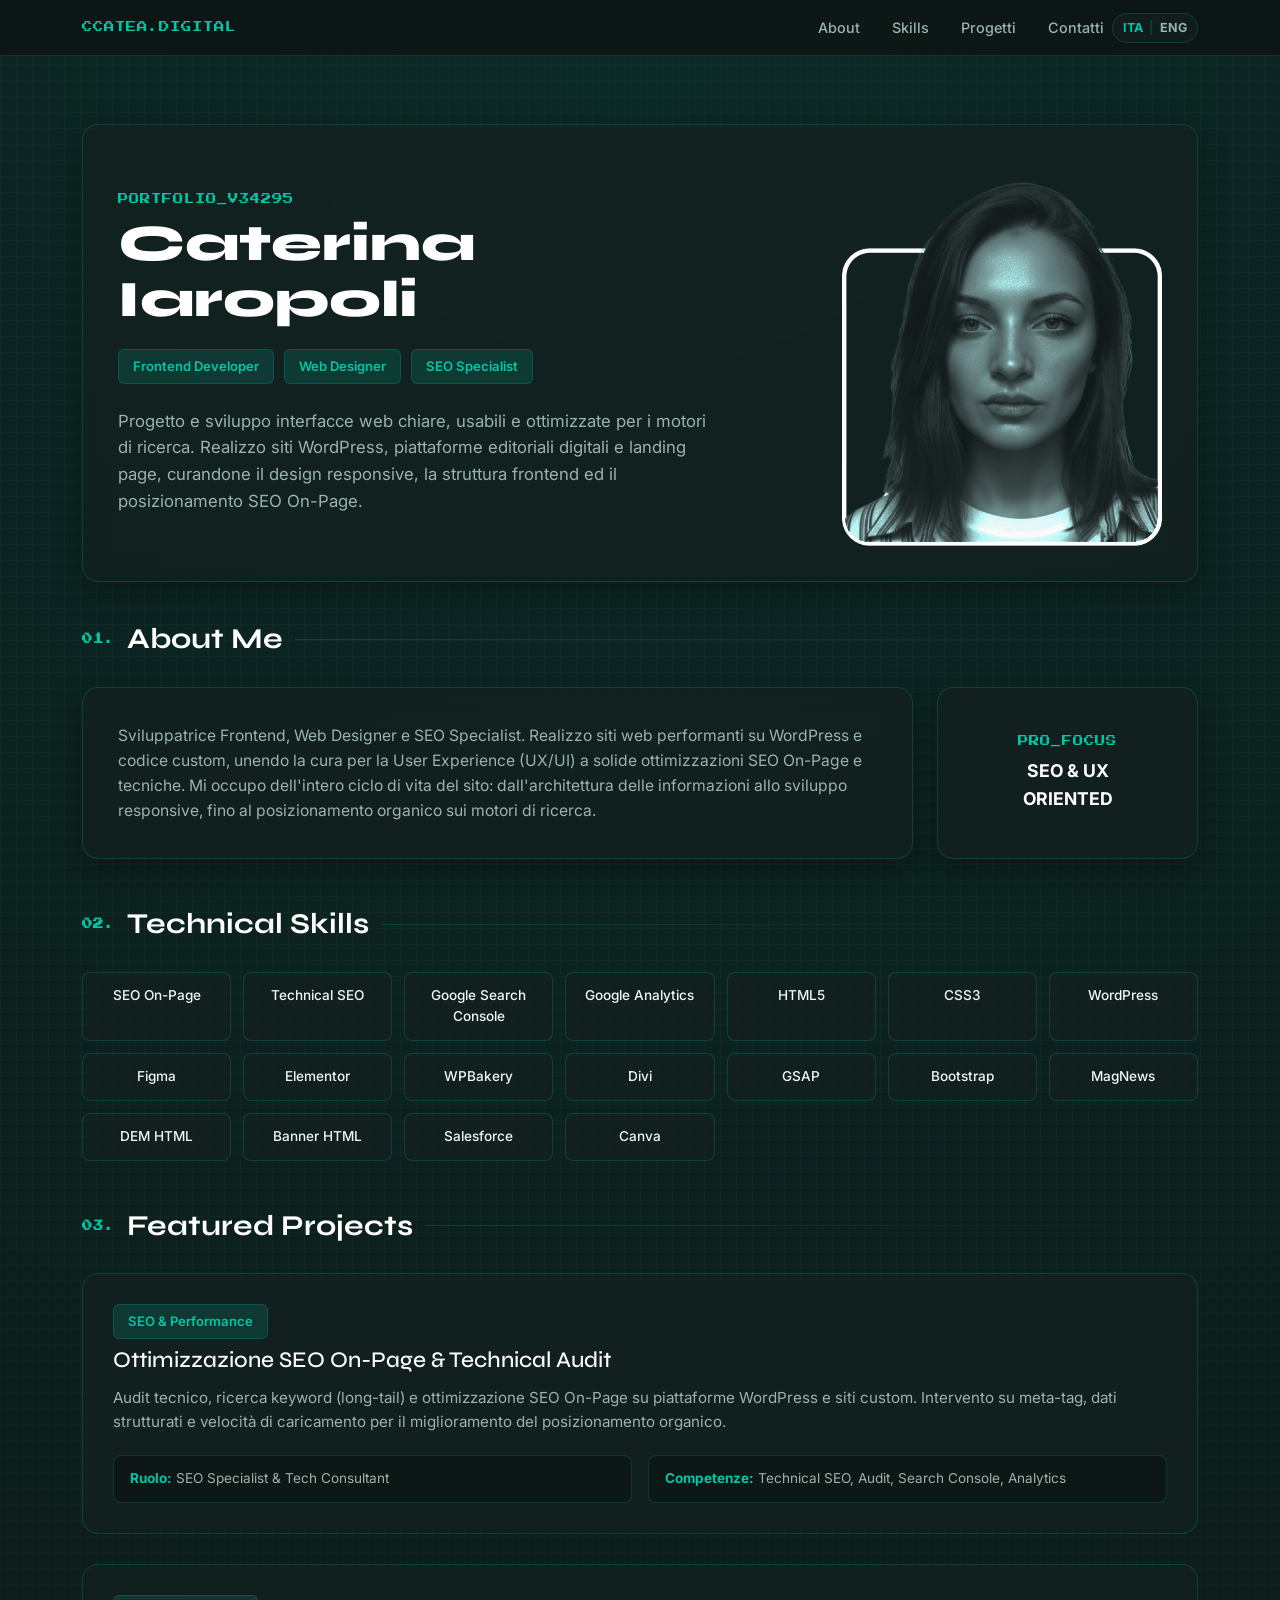
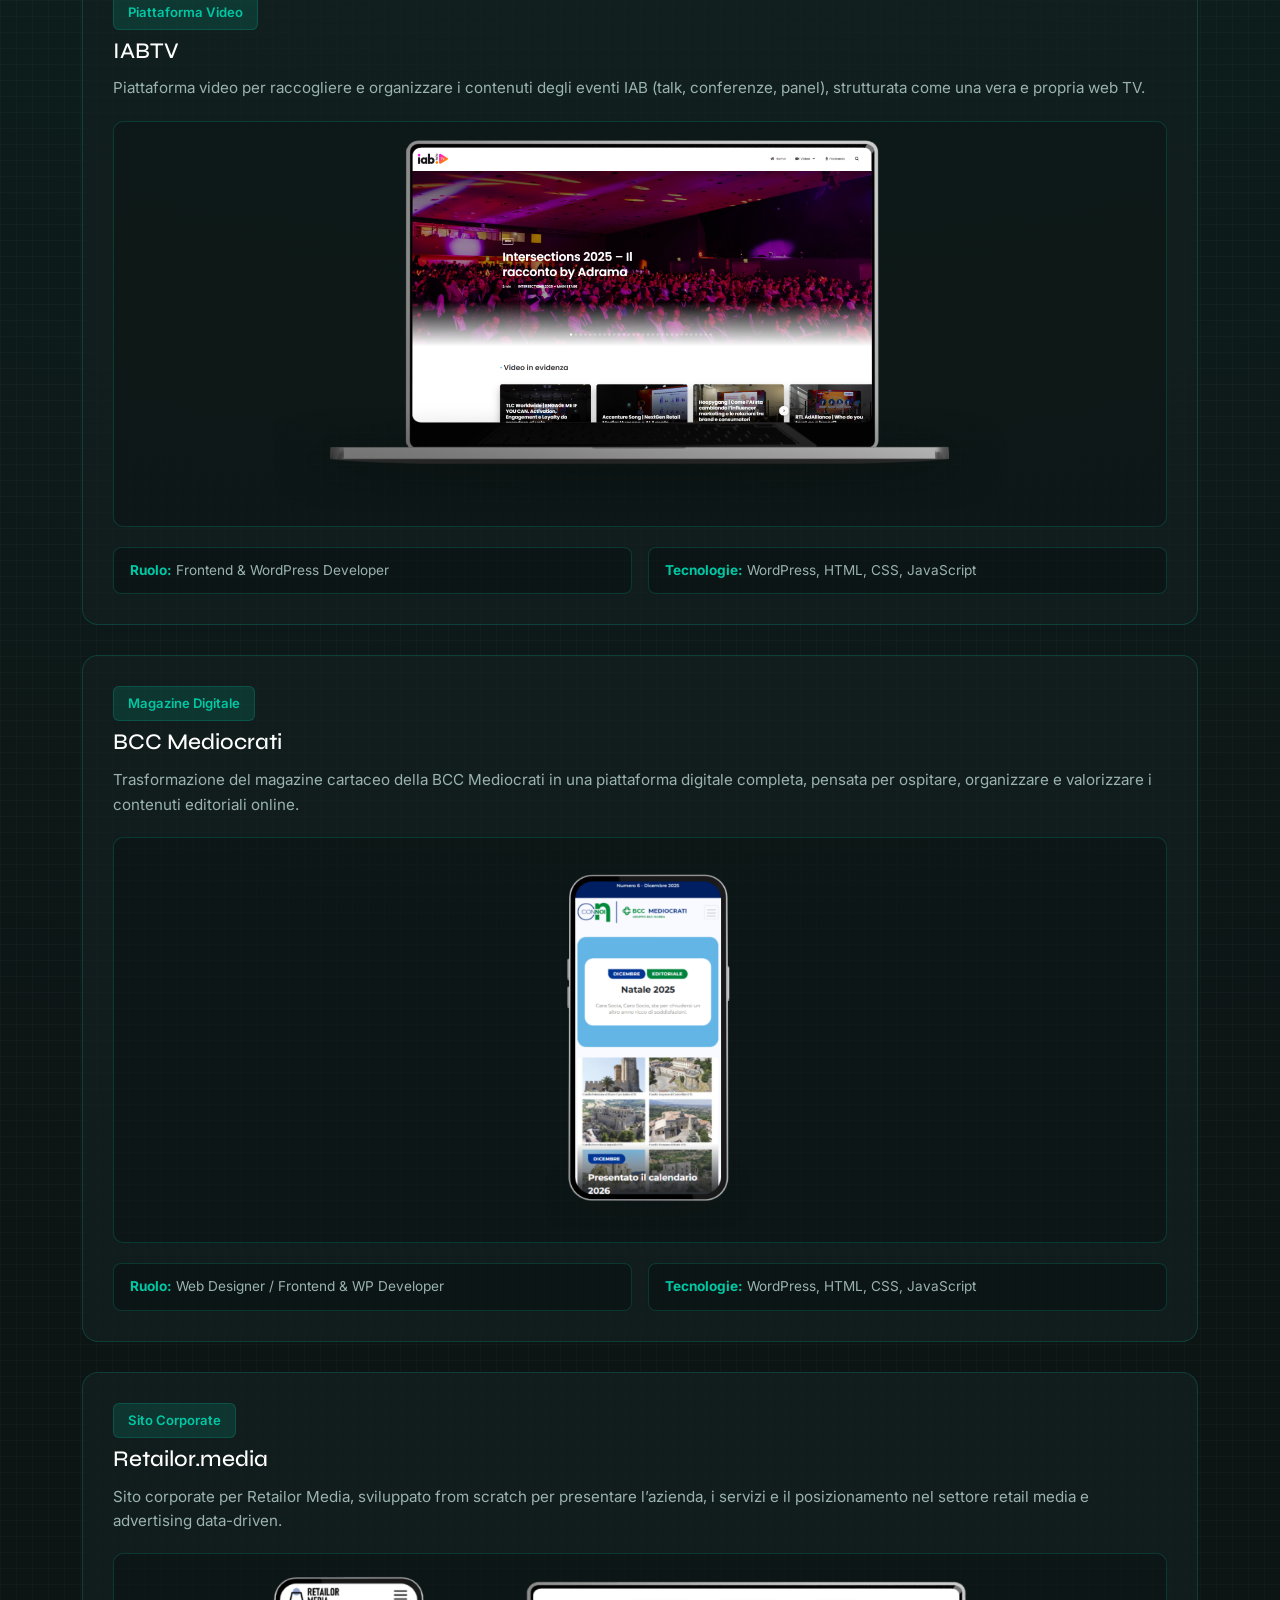
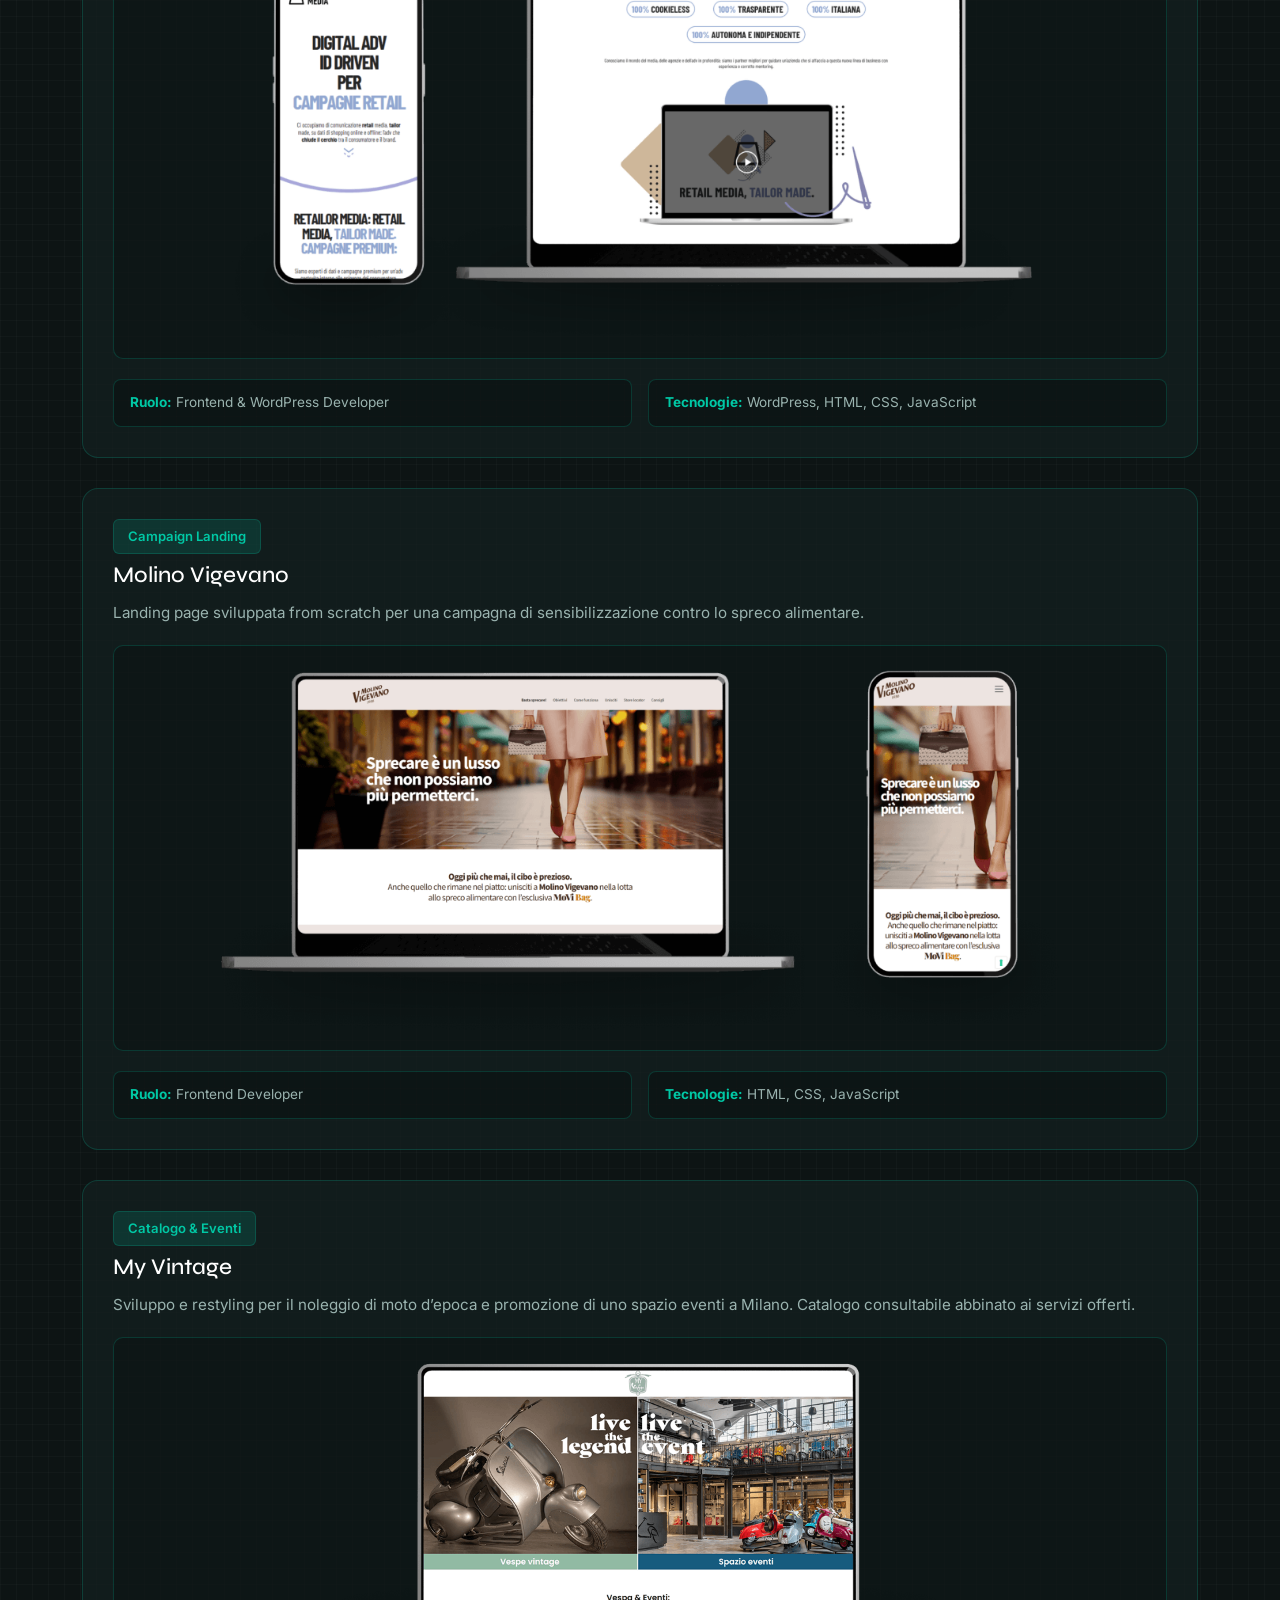
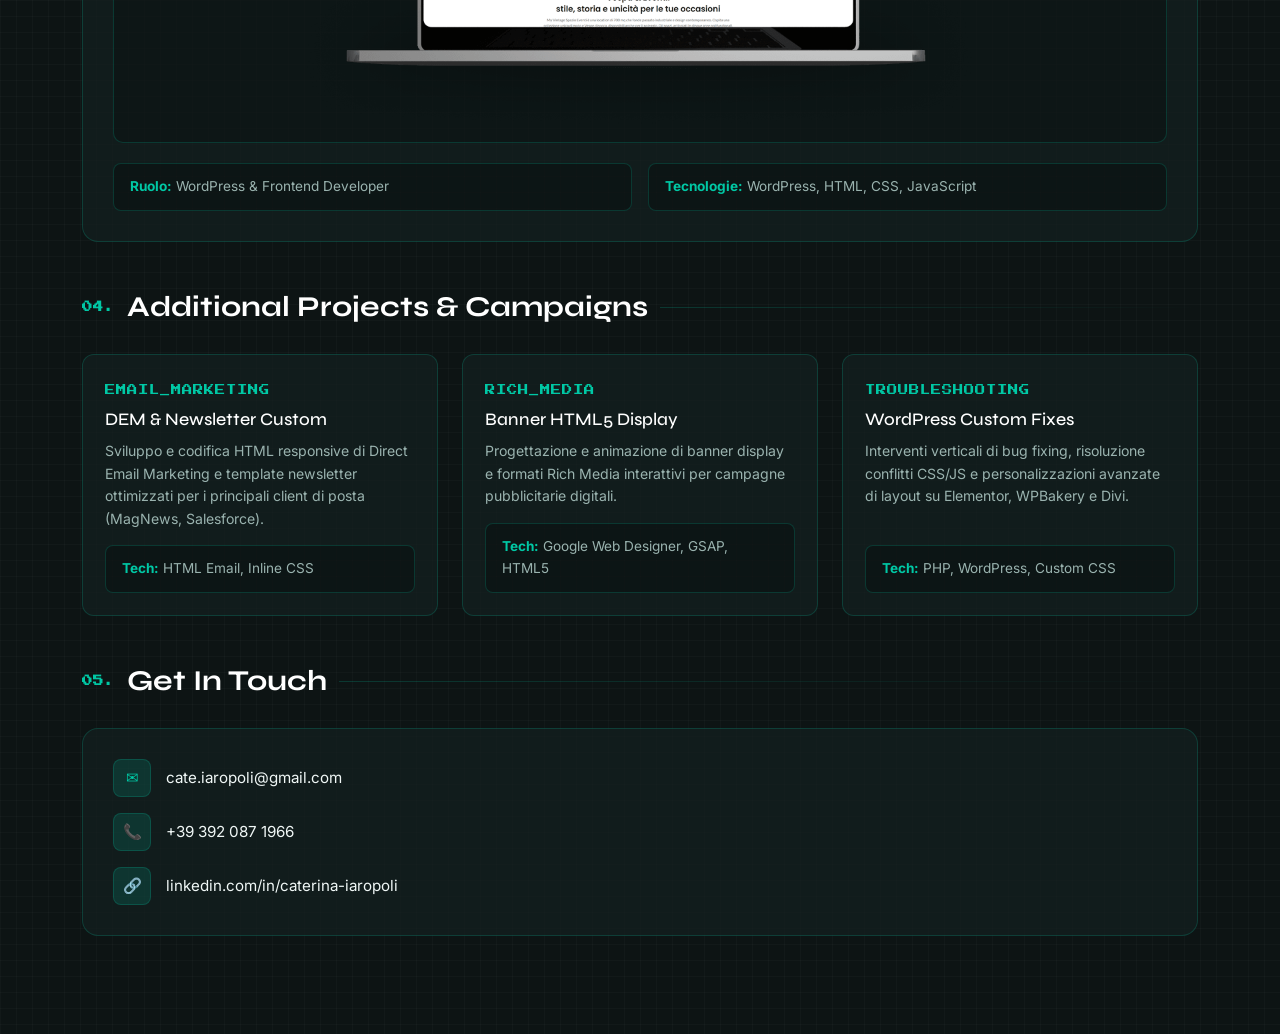
<file: index.html>
<!DOCTYPE html>
<html lang="it">
<head>
  <meta charset="UTF-8">
  <meta name="viewport" content="width=device-width, initial-scale=1.0">
  <title>Portfolio - Caterina Iaropoli</title>

  <!-- SEO di Base -->
  <title>Caterina Iaropoli | Frontend Developer, Web Designer & SEO Specialist</title>
  <meta name="description" content="Portfolio di Caterina Iaropoli: Frontend Developer, Web Designer e SEO Specialist. Sviluppo siti WordPress, interfacce responsive e strategie di ottimizzazione SEO On-Page.">
  <meta name="keywords" content="Caterina Iaropoli, Frontend Developer, Web Designer, SEO Specialist, WordPress, HTML, CSS, Elementor">
  <meta name="author" content="Caterina Iaropoli">
  <meta name="robots" content="index, follow">
  <link rel="canonical" href="https://caterinaj.github.io/caterina-iaropoli" />

  <!-- Favicon -->
  <link rel="icon" type="image/x-icon" href="img/favicon.ico">
  <link rel="icon" type="image/png" sizes="32x32" href="img/favicon.png">

  <!-- Hreflang (Multilingua) -->
  <link rel="alternate" hreflang="it" href="https://caterinaj.github.io/caterina-iaropoli" />
  <link rel="alternate" hreflang="en" href="https://caterinaj.github.io/caterina-iaropoli/en/" />
  <link rel="alternate" hreflang="x-default" href="https://caterinaj.github.io/caterina-iaropoli" />

  <!-- Open Graph / Facebook / LinkedIn -->
  <meta property="og:type" content="website">
  <meta property="og:url" content="https://caterinaj.github.io/caterina-iaropoli">
  <meta property="og:title" content="Caterina Iaropoli | Frontend Developer & SEO Specialist">
  <meta property="og:description" content="Sviluppo interfacce web chiare, usabili e ottimizzate per i motori di ricerca. Scopri i miei progetti e le mie competenze.">
  <meta property="og:image" content="https://caterinaj.github.io/caterina-iaropoli/img/og-image.jpg">
  <meta property="og:locale" content="it_IT">

  <!-- Twitter Card -->
  <meta name="twitter:card" content="summary_large_image">
  <meta name="twitter:url" content="https://caterinaj.github.io/caterina-iaropoli">
  <meta name="twitter:title" content="Caterina Iaropoli | Frontend Developer & SEO Specialist">
  <meta name="twitter:description" content="Sviluppo interfacce web chiare, usabili e ottimizzate per i motori di ricerca. Scopri i miei progetti e le mie competenze.">
  <meta name="twitter:image" content="https://caterinaj.github.io/caterina-iaropoli/img/og-image.jpg">
  
  <!-- Bootstrap 5 CSS -->
  <link href="https://cdn.jsdelivr.net/npm/bootstrap@5.3.3/dist/css/bootstrap.min.css" rel="stylesheet">
  
  <!-- Google Fonts -->
  <link rel="preconnect" href="https://fonts.googleapis.com">
  <link rel="preconnect" href="https://fonts.gstatic.com" crossorigin>
  <link href="https://fonts.googleapis.com/css2?family=Inter:wght@300;400;500;600;700&family=Press+Start+2P&family=Syne:wght@700;800&display=swap" rel="stylesheet">

  <style>
    :root {
      --bg-dark: #0d1414;
      --card-bg: rgba(20, 32, 32, 0.7);
      --border-subtle: rgba(0, 200, 165, 0.2);
      --teal-accent: #00c8a5;
      --teal-glow: rgba(0, 200, 165, 0.15);
      --text-main: #f0f7f6;
      --text-muted: #9ab3af;
    }

    * {
      box-sizing: border-box;
      margin: 0;
      padding: 0;
    }

    html {
      scroll-behavior: smooth;
      scroll-padding-top: 80px;
    }

    body {
      font-family: 'Inter', sans-serif;
      color: var(--text-main);
      background-color: var(--bg-dark);
      background-image: 
        radial-gradient(circle at 50% 0%, rgba(0, 200, 165, 0.12) 0%, transparent 50%),
        linear-gradient(rgba(255, 255, 255, 0.02) 1px, transparent 1px),
        linear-gradient(90deg, rgba(255, 255, 255, 0.02) 1px, transparent 1px);
      background-size: 100% 100%, 16px 16px, 16px 16px;
      line-height: 1.6;
      padding-top: 100px;
      padding-bottom: 50px;
    }

    /* NAVBAR STICKY */
    .custom-navbar {
      background: rgba(13, 20, 20, 0.85);
      backdrop-filter: blur(12px);
      border-bottom: 1px solid var(--border-subtle);
    }

    .nav-link {
      color: var(--text-muted);
      font-size: 0.9rem;
      font-weight: 500;
      transition: color 0.2s ease;
    }

    .nav-link:hover, .nav-link:focus {
      color: var(--teal-accent);
    }

    /* LANG SWITCHER */
    .lang-switcher {
      display: flex;
      align-items: center;
      gap: 6px;
      background: var(--card-bg);
      border: 1px solid var(--border-subtle);
      border-radius: 20px;
      padding: 4px 10px;
      font-size: 0.78rem;
      font-weight: 700;
    }

    .lang-switcher a {
      text-decoration: none;
      color: var(--text-muted);
      transition: color 0.2s ease;
    }

    .lang-switcher a.active {
      color: var(--teal-accent);
    }

    .lang-switcher a:hover {
      color: #ffffff;
    }

    .lang-separator {
      color: var(--border-subtle);
    }

    /* TYPOGRAPHY */
    h1, h2, h3 {
      font-family: 'Syne', sans-serif;
    }

    .pixel-tag {
      font-family: 'Press Start 2P', monospace;
      font-size: 0.65rem;
      color: var(--teal-accent);
      letter-spacing: 1px;
    }

    .title-main {
      font-size: 3.2rem;
      font-weight: 800;
      line-height: 1.1;
      color: #ffffff;
      margin-bottom: 20px;
    }

    .section-title {
      font-size: 1.8rem;
      font-weight: 700;
      color: #ffffff;
      margin-bottom: 30px;
      display: flex;
      align-items: center;
      gap: 12px;
    }

    .section-title::after {
      content: '';
      flex-grow: 1;
      height: 1px;
      background: linear-gradient(90deg, var(--border-subtle), transparent);
    }

    /* BADGES */
    .pill-btn {
      display: inline-block;
      background: var(--teal-glow);
      border: 1px solid var(--border-subtle);
      color: var(--teal-accent);
      padding: 6px 14px;
      border-radius: 6px;
      font-size: 0.82rem;
      font-weight: 600;
      margin-bottom: 8px;
      margin-right: 6px;
    }

    /* CARDS GENERALI */
    .custom-card {
      background: var(--card-bg);
      backdrop-filter: blur(12px);
      border: 1px solid var(--border-subtle);
      border-radius: 16px;
      padding: 35px;
      margin-bottom: 40px;
      box-shadow: 0 10px 30px rgba(0, 0, 0, 0.3);
    }

    /* IMMAGINE PROFILO */
    .profile-img {
      max-width: 320px;
      width: 100%;
      height: auto;
      border-radius: 12px;
      border: none;
      box-shadow: none;
      mix-blend-mode: color-dodge;
    }

    /* SKILLS GRID */
    .skills-grid {
      display: grid;
      grid-template-columns: repeat(auto-fill, minmax(140px, 1fr));
      gap: 12px;
    }

    .skill-card {
      background: var(--card-bg);
      border: 1px solid var(--border-subtle);
      border-radius: 8px;
      padding: 12px;
      text-align: center;
      font-size: 0.85rem;
      font-weight: 500;
      color: var(--text-main);
      transition: all 0.2s ease;
    }

    .skill-card:hover {
      border-color: var(--teal-accent);
      background: var(--teal-glow);
      transform: translateY(-2px);
    }

    /* MAIN WORKS */
    .work-item {
      background: var(--card-bg);
      border: 1px solid var(--border-subtle);
      border-radius: 16px;
      padding: 30px;
      margin-bottom: 30px;
      transition: border-color 0.3s ease;
    }

    .work-item:hover {
      border-color: rgba(0, 200, 165, 0.5);
    }

    .work-item h3 {
      font-size: 1.4rem;
      color: #ffffff;
      margin-bottom: 12px;
    }

    .work-item .description {
      color: var(--text-muted);
      font-size: 0.95rem;
      margin-bottom: 20px;
    }

    .img-container {
      width: 100%;
      background: rgba(0, 0, 0, 0.2);
      border: 1px solid var(--border-subtle);
      border-radius: 10px;
      padding: 12px;
      display: flex;
      justify-content: center;
      align-items: center;
      margin-bottom: 20px;
    }

    .preview-img {
      max-width: 100%;
      height: auto;
      max-height: 380px;
      object-fit: contain;
      border-radius: 6px;
    }

    .label-detail {
      background: rgba(0, 0, 0, 0.25);
      border: 1px solid var(--border-subtle);
      border-radius: 8px;
      padding: 12px 16px;
      font-size: 0.85rem;
      color: var(--text-muted);
    }

    .label-detail b {
      color: var(--teal-accent);
    }

    /* TEXT ONLY WORKS */
    .text-work-card {
      background: var(--card-bg);
      border: 1px solid var(--border-subtle);
      border-radius: 12px;
      padding: 22px;
      height: 100%;
      display: flex;
      flex-direction: column;
      justify-content: space-between;
      transition: transform 0.2s ease;
    }

    .text-work-card:hover {
      transform: translateY(-3px);
      border-color: var(--teal-accent);
    }

    .text-work-card h4 {
      font-size: 1.1rem;
      color: #ffffff;
      margin-top: 6px;
      margin-bottom: 10px;
      font-family: 'Syne', sans-serif;
    }

    .text-work-card p {
      font-size: 0.88rem;
      color: var(--text-muted);
      margin-bottom: 15px;
      flex-grow: 1;
    }

    /* CONTACTS */
    .contacts-card {
      background: var(--card-bg);
      border: 1px solid var(--border-subtle);
      border-radius: 16px;
      padding: 30px;
    }

    .contacts-list {
      list-style: none;
      padding: 0;
      margin: 0;
      display: flex;
      flex-direction: column;
      gap: 16px;
    }

    .contacts-list li {
      display: flex;
      align-items: center;
      gap: 15px;
      font-size: 0.95rem;
    }

    .contacts-list a {
      color: var(--text-main);
      text-decoration: none;
      transition: color 0.2s ease;
    }

    .contacts-list a:hover {
      color: var(--teal-accent);
    }

    .icon-box {
      width: 38px;
      height: 38px;
      border-radius: 8px;
      background: var(--teal-glow);
      border: 1px solid var(--border-subtle);
      display: flex;
      align-items: center;
      justify-content: center;
      color: var(--teal-accent);
    }

    @media (max-width: 991px) {
      .title-main {
        font-size: 2.5rem;
      }
      .profile-img {
        max-width: 250px;
        margin-top: 15px;
      }
    }
  </style>
</head>
<body>

  <!-- NAVBAR STICKY -->
  <nav class="navbar navbar-expand-lg navbar-dark fixed-top custom-navbar">
    <div class="container">
      <a class="navbar-brand pixel-tag" href="/">CCATEA.DIGITAL</a>
      
      <div class="d-flex align-items-center gap-3 order-lg-3">
        <div class="lang-switcher">
          <a href="https://caterinaj.github.io/caterina-iaropoli" class="active">ITA</a>
          <span class="lang-separator">|</span>
          <a href="https://caterinaj.github.io/caterina-iaropoli/en/">ENG</a>
        </div>

        <button class="navbar-toggler" type="button" data-bs-toggle="collapse" data-bs-target="#navbarNav" aria-controls="navbarNav" aria-expanded="false" aria-label="Toggle navigation">
          <span class="navbar-toggler-icon"></span>
        </button>
      </div>

      <div class="collapse navbar-collapse justify-content-end order-lg-2" id="navbarNav">
        <ul class="navbar-nav gap-lg-3 my-2 my-lg-0 text-center">
          <li class="nav-item">
            <a class="nav-link" href="#about">About</a>
          </li>
          <li class="nav-item">
            <a class="nav-link" href="#skills">Skills</a>
          </li>
          <li class="nav-item">
            <a class="nav-link" href="#projects">Progetti</a>
          </li>
          <li class="nav-item">
            <a class="nav-link" href="#contacts">Contatti</a>
          </li>
        </ul>
      </div>
    </div>
  </nav>

  <div class="container my-4">

    <!-- HERO SECTION -->
    <section class="custom-card">
      <div class="row align-items-center g-4">
        <div class="col-lg-7 text-start">
          <div class="pixel-tag mb-2">PORTFOLIO_V34295</div>
          <h1 class="title-main">Caterina<br>Iaropoli</h1>
          <div class="mb-3">
            <span class="pill-btn">Frontend Developer</span>
            <span class="pill-btn">Web Designer</span>
            <span class="pill-btn">SEO Specialist</span>
          </div>
          <p class="mt-3 m-0" style="color: var(--text-muted); font-size: 1.05rem;">
            Progetto e sviluppo interfacce web chiare, usabili e ottimizzate per i motori di ricerca. Realizzo siti WordPress, piattaforme editoriali digitali e landing page, curandone il design responsive, la struttura frontend ed il posizionamento SEO On-Page.
          </p>
        </div>
        <div class="col-lg-5 text-center text-lg-end">
          <img src="img/img-profilo.png" alt="Caterina Iaropoli" class="profile-img" onerror="this.src='https://via.placeholder.com/320x320/142020/00c8a5?text=Caterina+Iaropoli'">
        </div>
      </div>
    </section>

    <!-- ABOUT ME -->
    <section id="about" class="mb-5">
      <h2 class="section-title"><span class="pixel-tag">01.</span> About Me</h2>
      <div class="row g-4">
        <div class="col-md-9">
          <div class="custom-card m-0 h-100 d-flex align-items-center">
            <p class="m-0" style="color: var(--text-muted); font-size: 0.98rem;">
              Sviluppatrice Frontend, Web Designer e SEO Specialist. Realizzo siti web performanti su WordPress e codice custom, unendo la cura per la User Experience (UX/UI) a solide ottimizzazioni SEO On-Page e tecniche. Mi occupo dell'intero ciclo di vita del sito: dall'architettura delle informazioni allo sviluppo responsive, fino al posizionamento organico sui motori di ricerca.
            </p>
          </div>
        </div>
        <div class="col-md-3">
          <div class="custom-card m-0 h-100 d-flex flex-column justify-content-center text-center">
            <span class="pixel-tag mb-2">PRO_FOCUS</span>
            <span style="font-weight: 700; font-size: 1.1rem; color: #fff;">SEO & UX<br>ORIENTED</span>
          </div>
        </div>
      </div>
    </section>

    <!-- SKILLS -->
    <section id="skills" class="mb-5">
      <h2 class="section-title"><span class="pixel-tag">02.</span> Technical Skills</h2>
      <div class="skills-grid">
        <div class="skill-card">SEO On-Page</div>
        <div class="skill-card">Technical SEO</div>
        <div class="skill-card">Google Search Console</div>
        <div class="skill-card">Google Analytics</div>
        <div class="skill-card">HTML5</div>
        <div class="skill-card">CSS3</div>
        <div class="skill-card">WordPress</div>
        <div class="skill-card">Figma</div>
        <div class="skill-card">Elementor</div>
        <div class="skill-card">WPBakery</div>
        <div class="skill-card">Divi</div>
        <div class="skill-card">GSAP</div>
        <div class="skill-card">Bootstrap</div>
        <div class="skill-card">MagNews</div>
        <div class="skill-card">DEM HTML</div>
        <div class="skill-card">Banner HTML</div>
        <div class="skill-card">Salesforce</div>
        <div class="skill-card">Canva</div>
      </div>
    </section>

    <!-- MAIN WORKS -->
    <section id="projects" class="mb-5">
      <h2 class="section-title"><span class="pixel-tag">03.</span> Featured Projects</h2>

      <!-- #1: SEO Optimization -->
      <div class="work-item">
        <span class="pill-btn">SEO & Performance</span>
        <h3>Ottimizzazione SEO On-Page & Technical Audit</h3>
        <p class="description">Audit tecnico, ricerca keyword (long-tail) e ottimizzazione SEO On-Page su piattaforme WordPress e siti custom. Intervento su meta-tag, dati strutturati e velocità di caricamento per il miglioramento del posizionamento organico.</p>
        <div class="row g-3">
          <div class="col-sm-6">
            <div class="label-detail"><b>Ruolo:</b> SEO Specialist & Tech Consultant</div>
          </div>
          <div class="col-sm-6">
            <div class="label-detail"><b>Competenze:</b> Technical SEO, Audit, Search Console, Analytics</div>
          </div>
        </div>
      </div>

      <!-- #2: IABTV -->
      <div class="work-item">
        <span class="pill-btn">Piattaforma Video</span>
        <h3>IABTV</h3>
        <p class="description">Piattaforma video per raccogliere e organizzare i contenuti degli eventi IAB (talk, conferenze, panel), strutturata come una vera e propria web TV.</p>
        <div class="img-container">
          <img src="img/iabtv.png" alt="IABTV Preview" class="preview-img" onerror="this.src='https://via.placeholder.com/800x400/142020/00c8a5?text=IABTV+Preview'">
        </div>
        <div class="row g-3">
          <div class="col-sm-6">
            <div class="label-detail"><b>Ruolo:</b> Frontend & WordPress Developer</div>
          </div>
          <div class="col-sm-6">
            <div class="label-detail"><b>Tecnologie:</b> WordPress, HTML, CSS, JavaScript</div>
          </div>
        </div>
      </div>

      <!-- #3: BCC Mediocrati -->
      <div class="work-item">
        <span class="pill-btn">Magazine Digitale</span>
        <h3>BCC Mediocrati</h3>
        <p class="description">Trasformazione del magazine cartaceo della BCC Mediocrati in una piattaforma digitale completa, pensata per ospitare, organizzare e valorizzare i contenuti editoriali online.</p>
        <div class="img-container">
          <img src="img/bcc.png" alt="BCC Mediocrati Preview" class="preview-img" onerror="this.src='https://via.placeholder.com/800x400/142020/00c8a5?text=BCC+Mediocrati+Preview'">
        </div>
        <div class="row g-3">
          <div class="col-sm-6">
            <div class="label-detail"><b>Ruolo:</b> Web Designer / Frontend & WP Developer</div>
          </div>
          <div class="col-sm-6">
            <div class="label-detail"><b>Tecnologie:</b> WordPress, HTML, CSS, JavaScript</div>
          </div>
        </div>
      </div>

      <!-- #4: Retailor.media -->
      <div class="work-item">
        <span class="pill-btn">Sito Corporate</span>
        <h3>Retailor.media</h3>
        <p class="description">Sito corporate per Retailor Media, sviluppato from scratch per presentare l’azienda, i servizi e il posizionamento nel settore retail media e advertising data-driven.</p>
        <div class="img-container">
          <img src="img/retailormedia-min.png" alt="Retailor Media Preview" class="preview-img" onerror="this.src='https://via.placeholder.com/800x400/142020/00c8a5?text=Retailor+Media+Preview'">
        </div>
        <div class="row g-3">
          <div class="col-sm-6">
            <div class="label-detail"><b>Ruolo:</b> Frontend & WordPress Developer</div>
          </div>
          <div class="col-sm-6">
            <div class="label-detail"><b>Tecnologie:</b> WordPress, HTML, CSS, JavaScript</div>
          </div>
        </div>
      </div>

      <!-- #5: Molino Vigevano -->
      <div class="work-item">
        <span class="pill-btn">Campaign Landing</span>
        <h3>Molino Vigevano</h3>
        <p class="description">Landing page sviluppata from scratch per una campagna di sensibilizzazione contro lo spreco alimentare.</p>
        <div class="img-container">
          <img src="img/molinovigevano-min.png" alt="Molino Vigevano Preview" class="preview-img" onerror="this.src='https://via.placeholder.com/800x400/142020/00c8a5?text=Molino+Vigevano+Preview'">
        </div>
        <div class="row g-3">
          <div class="col-sm-6">
            <div class="label-detail"><b>Ruolo:</b> Frontend Developer</div>
          </div>
          <div class="col-sm-6">
            <div class="label-detail"><b>Tecnologie:</b> HTML, CSS, JavaScript</div>
          </div>
        </div>
      </div>

      <!-- #6: My Vintage -->
      <div class="work-item">
        <span class="pill-btn">Catalogo & Eventi</span>
        <h3>My Vintage</h3>
        <p class="description">Sviluppo e restyling per il noleggio di moto d’epoca e promozione di uno spazio eventi a Milano. Catalogo consultabile abbinato ai servizi offerti.</p>
        <div class="img-container">
          <img src="img/my-vintage-min.png" alt="My Vintage Preview" class="preview-img" onerror="this.src='https://via.placeholder.com/800x400/142020/00c8a5?text=My+Vintage+Preview'">
        </div>
        <div class="row g-3">
          <div class="col-sm-6">
            <div class="label-detail"><b>Ruolo:</b> WordPress & Frontend Developer</div>
          </div>
          <div class="col-sm-6">
            <div class="label-detail"><b>Tecnologie:</b> WordPress, HTML, CSS, JavaScript</div>
          </div>
        </div>
      </div>
    </section>

    <!-- ADDITIONAL TEXT-ONLY PROJECTS -->
    <section class="mb-5">
      <h2 class="section-title"><span class="pixel-tag">04.</span> Additional Projects & Campaigns</h2>
      <div class="row g-4">
        
        <div class="col-md-6 col-lg-4">
          <div class="text-work-card">
            <div>
              <span class="pixel-tag">EMAIL_MARKETING</span>
              <h4>DEM & Newsletter Custom</h4>
              <p>Sviluppo e codifica HTML responsive di Direct Email Marketing e template newsletter ottimizzati per i principali client di posta (MagNews, Salesforce).</p>
            </div>
            <div class="label-detail"><b>Tech:</b> HTML Email, Inline CSS</div>
          </div>
        </div>

        <div class="col-md-6 col-lg-4">
          <div class="text-work-card">
            <div>
              <span class="pixel-tag">RICH_MEDIA</span>
              <h4>Banner HTML5 Display</h4>
              <p>Progettazione e animazione di banner display e formati Rich Media interattivi per campagne pubblicitarie digitali.</p>
            </div>
            <div class="label-detail"><b>Tech:</b> Google Web Designer, GSAP, HTML5</div>
          </div>
        </div>

        <div class="col-md-6 col-lg-4">
          <div class="text-work-card">
            <div>
              <span class="pixel-tag">TROUBLESHOOTING</span>
              <h4>WordPress Custom Fixes</h4>
              <p>Interventi verticali di bug fixing, risoluzione conflitti CSS/JS e personalizzazioni avanzate di layout su Elementor, WPBakery e Divi.</p>
            </div>
            <div class="label-detail"><b>Tech:</b> PHP, WordPress, Custom CSS</div>
          </div>
        </div>

      </div>
    </section>

    <!-- CONTACTS -->
    <section id="contacts" class="mb-5">
      <h2 class="section-title"><span class="pixel-tag">05.</span> Get In Touch</h2>
      <div class="contacts-card">
        <ul class="contacts-list">
          <li>
            <div class="icon-box">✉</div>
            <a href="mailto:cate.iaropoli@gmail.com">cate.iaropoli@gmail.com</a>
          </li>
          <li>
            <div class="icon-box">📞</div>
            <a href="tel:+393920871966">+39 392 087 1966</a>
          </li>
          <li>
            <div class="icon-box">🔗</div>
            <a href="https://www.linkedin.com/in/caterina-iaropoli/" target="_blank" rel="noopener noreferrer">
              linkedin.com/in/caterina-iaropoli
            </a>
          </li>
        </ul>
      </div>
    </section>

  </div>

  <!-- Bootstrap 5 JS -->
  <script src="https://cdn.jsdelivr.net/npm/bootstrap@5.3.3/dist/js/bootstrap.bundle.min.js"></script>
</body>
</html>
</file>
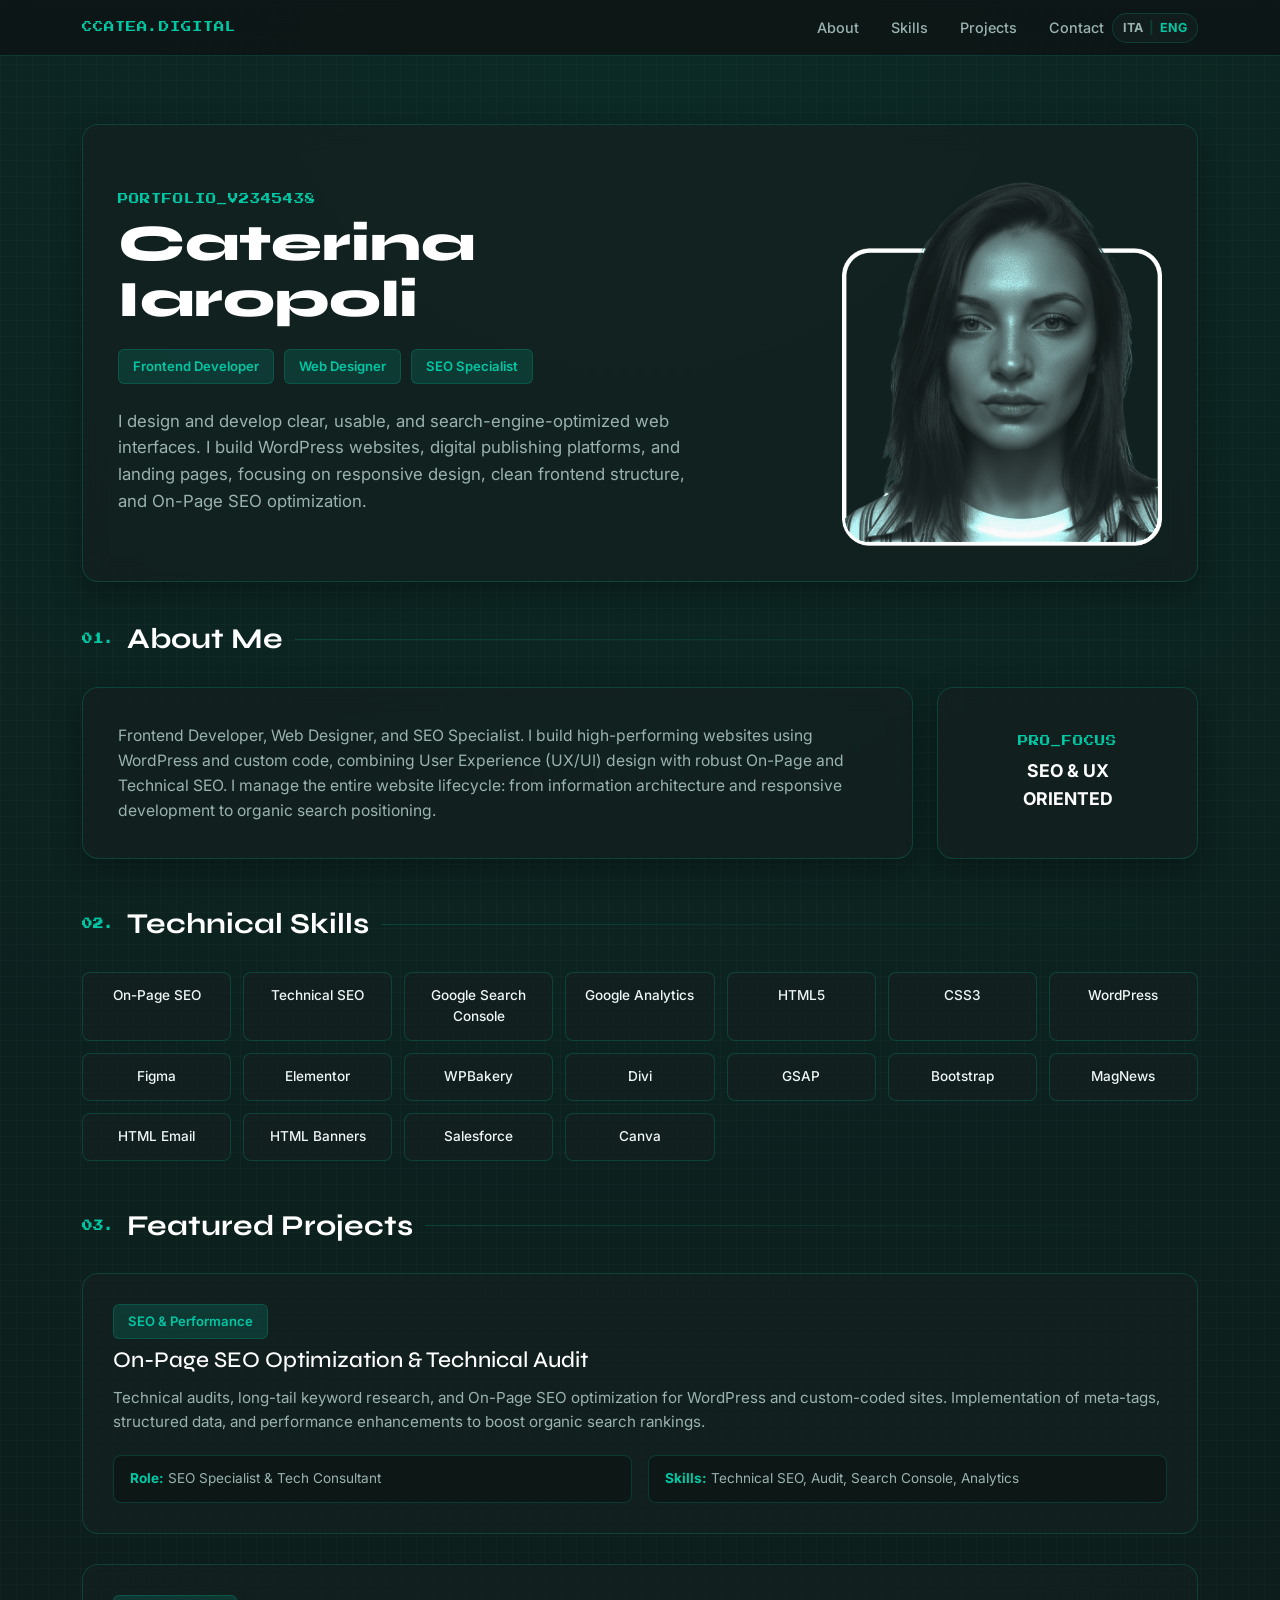
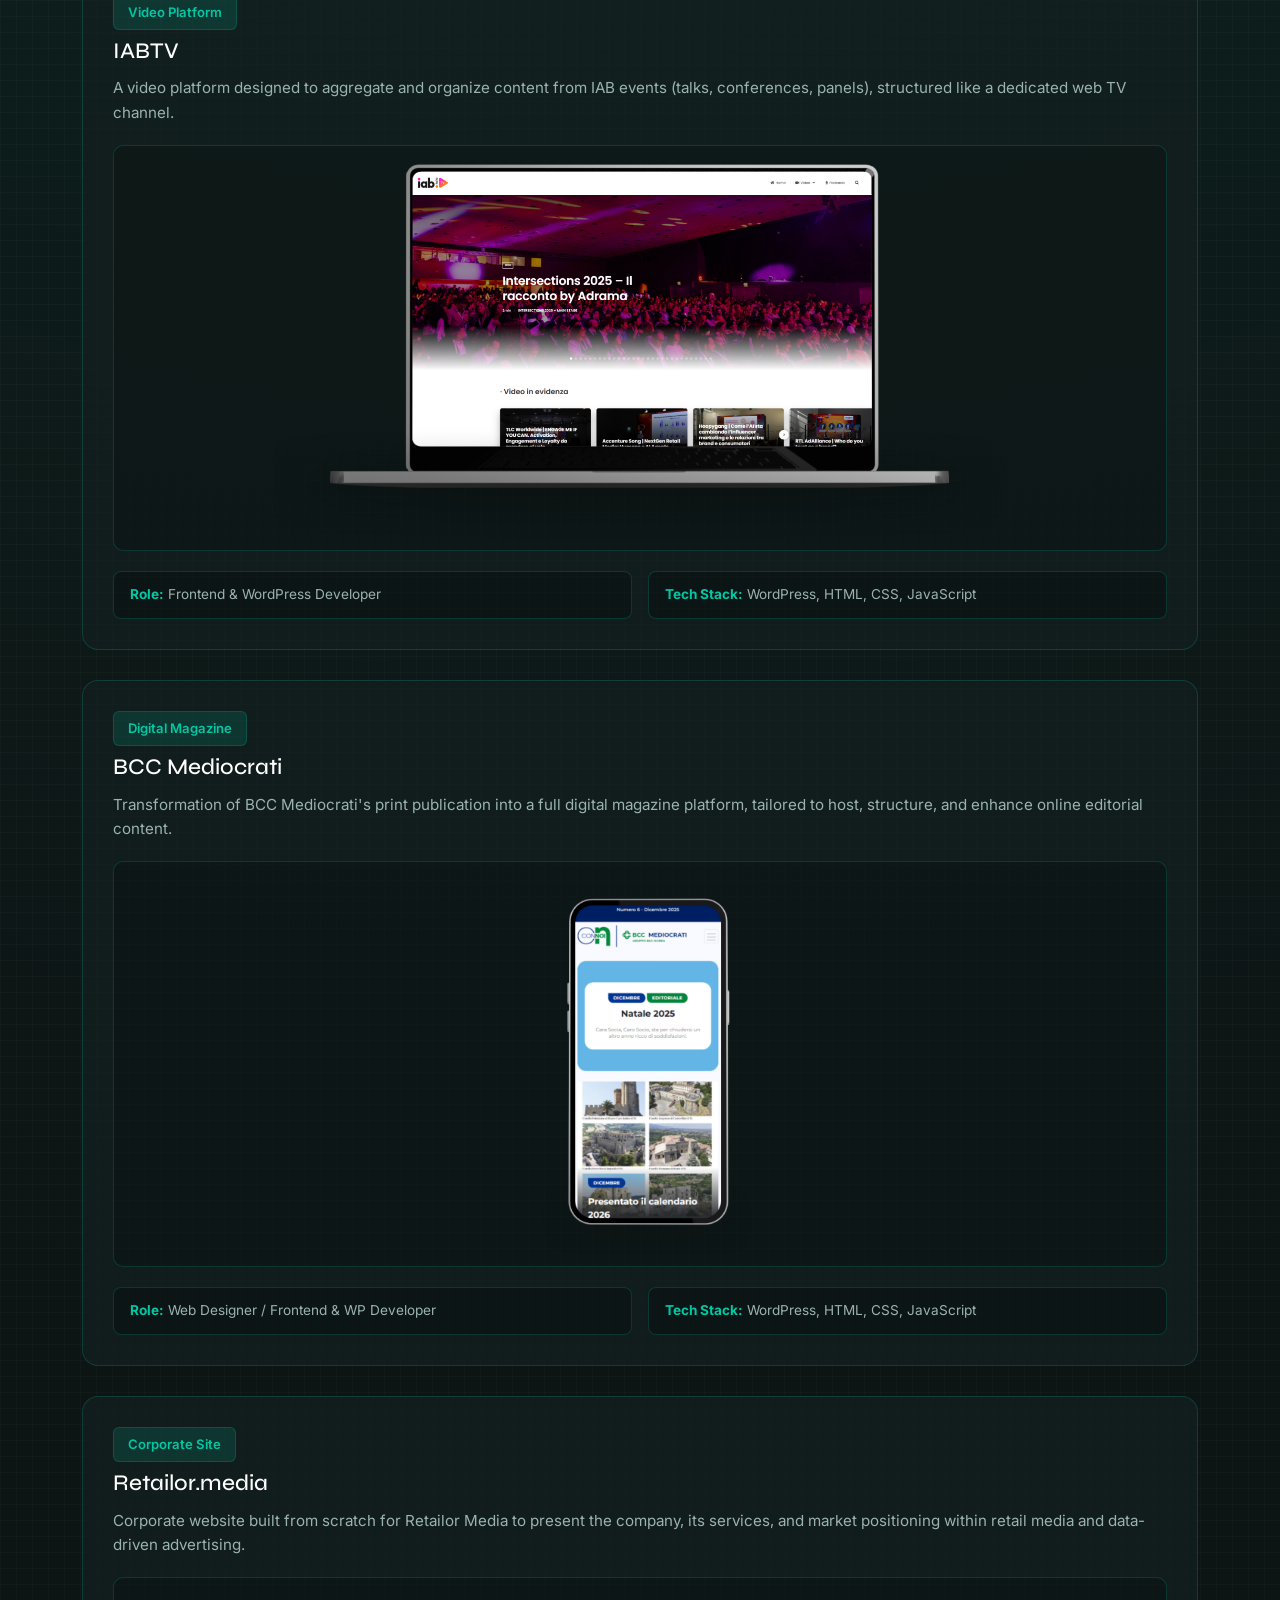
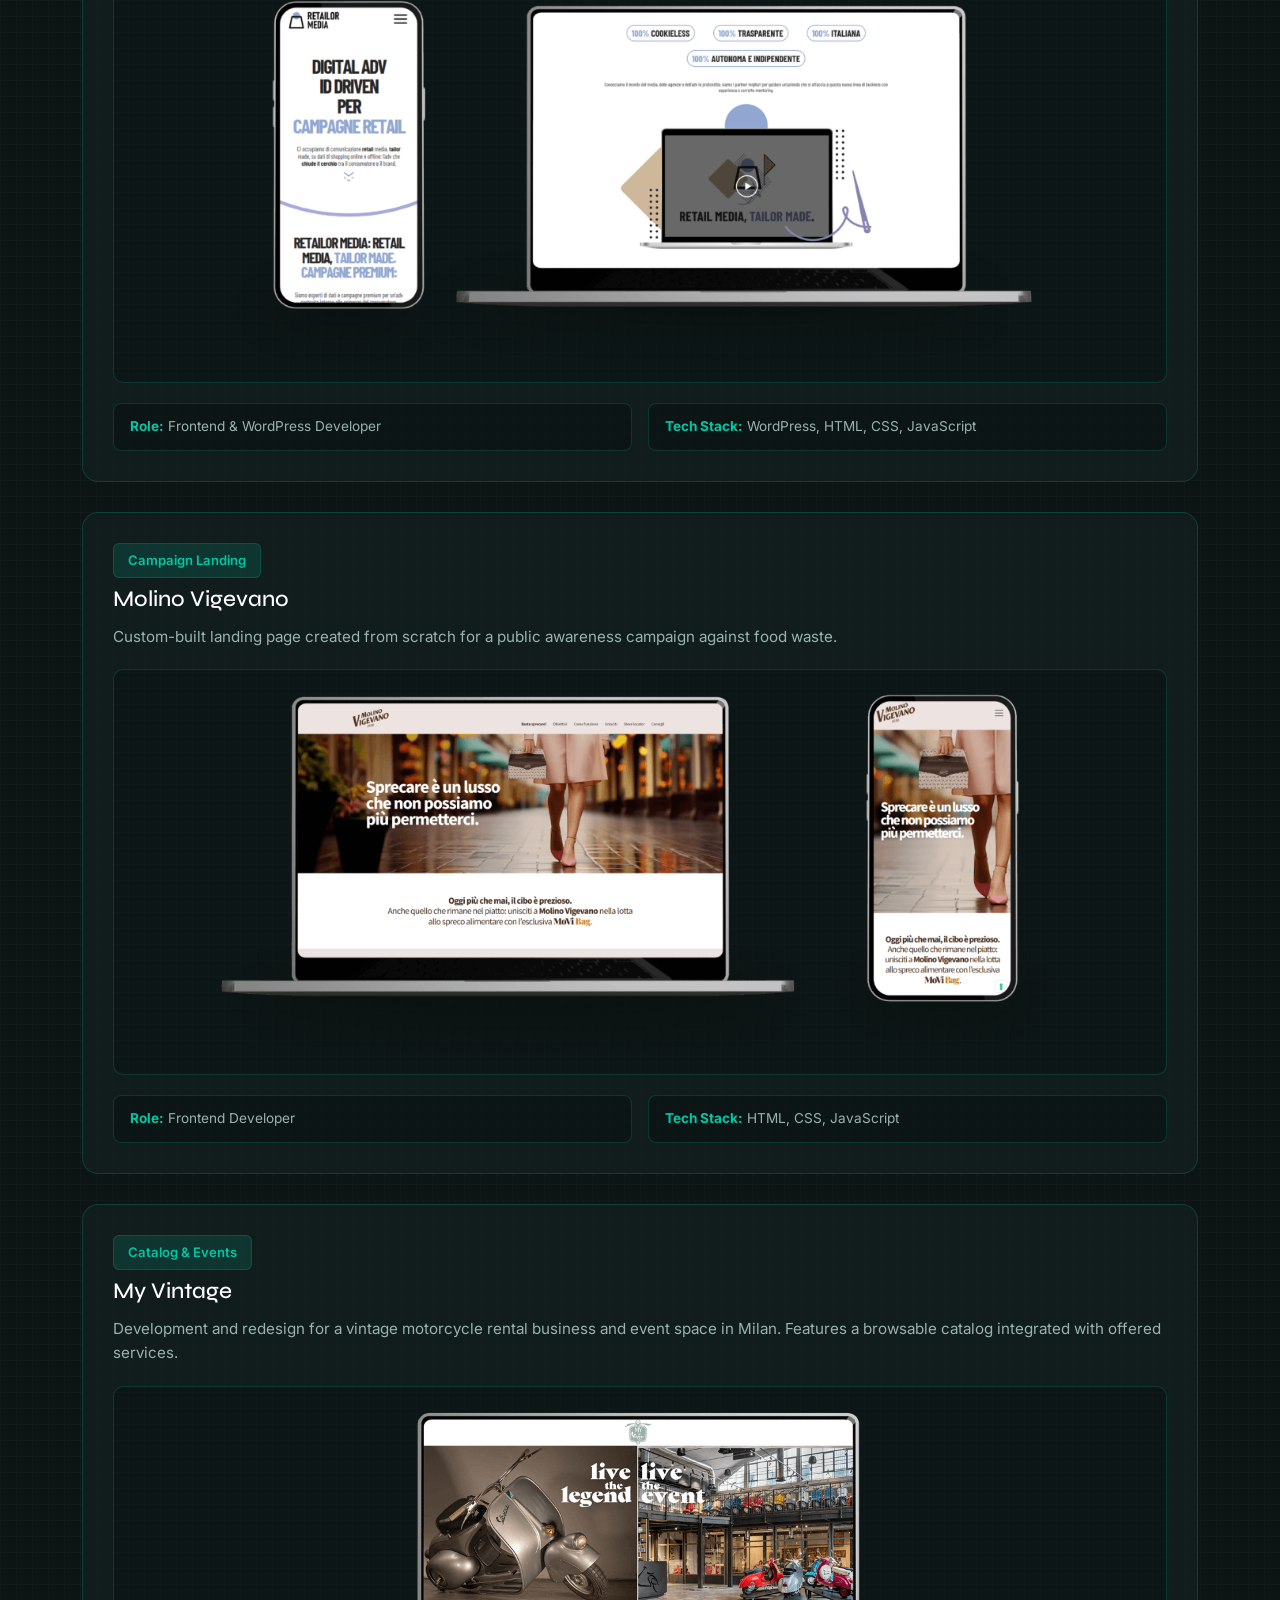
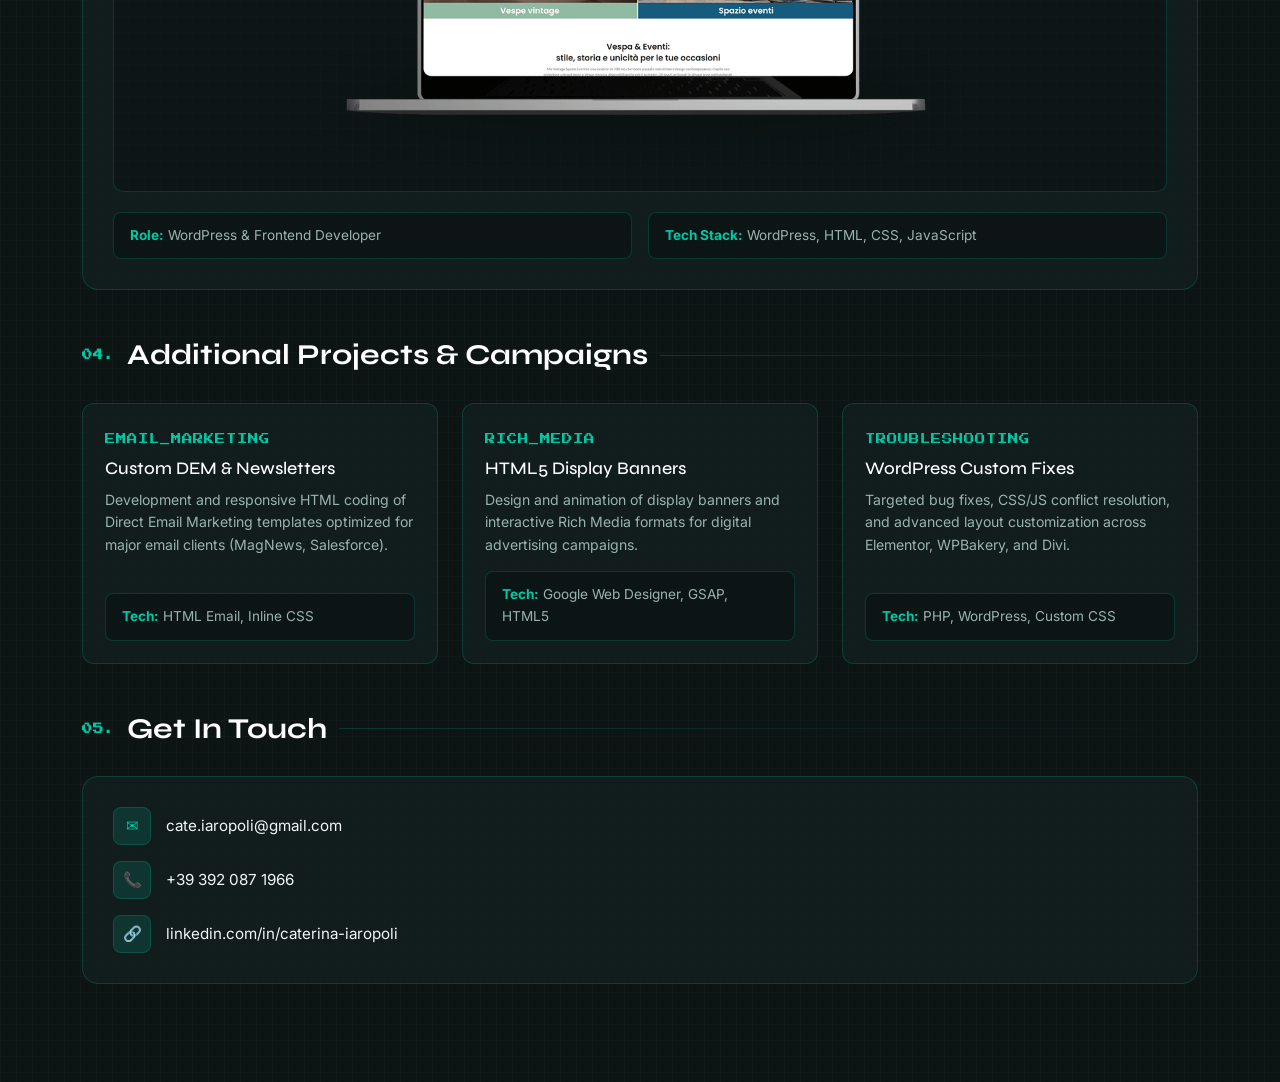
<file: en/index.html>
<!DOCTYPE html>
<html lang="en">
<head>
  <meta charset="UTF-8">
  <meta name="viewport" content="width=device-width, initial-scale=1.0">
  <title>Portfolio - Caterina Iaropoli</title>

  <link rel="alternate" hreflang="it" href="https://caterinaj.github.io/caterina-iaropoli" />
<link rel="alternate" hreflang="en" href="https://caterinaj.github.io/caterina-iaropoli/en/" />
<link rel="alternate" hreflang="x-default" href="https://caterinaj.github.io/caterina-iaropoli" />
  
  <!-- Bootstrap 5 CSS -->
  <link href="https://cdn.jsdelivr.net/npm/bootstrap@5.3.3/dist/css/bootstrap.min.css" rel="stylesheet">
  
  <!-- Google Fonts -->
  <link rel="preconnect" href="https://fonts.googleapis.com">
  <link rel="preconnect" href="https://fonts.gstatic.com" crossorigin>
  <link href="https://fonts.googleapis.com/css2?family=Inter:wght@300;400;500;600;700&family=Press+Start+2P&family=Syne:wght@700;800&display=swap" rel="stylesheet">

  <style>
    :root {
      --bg-dark: #0d1414;
      --card-bg: rgba(20, 32, 32, 0.7);
      --border-subtle: rgba(0, 200, 165, 0.2);
      --teal-accent: #00c8a5;
      --teal-glow: rgba(0, 200, 165, 0.15);
      --text-main: #f0f7f6;
      --text-muted: #9ab3af;
    }

    * {
      box-sizing: border-box;
      margin: 0;
      padding: 0;
    }

    html {
      scroll-behavior: smooth;
      scroll-padding-top: 80px;
    }

    body {
      font-family: 'Inter', sans-serif;
      color: var(--text-main);
      background-color: var(--bg-dark);
      background-image: 
        radial-gradient(circle at 50% 0%, rgba(0, 200, 165, 0.12) 0%, transparent 50%),
        linear-gradient(rgba(255, 255, 255, 0.02) 1px, transparent 1px),
        linear-gradient(90deg, rgba(255, 255, 255, 0.02) 1px, transparent 1px);
      background-size: 100% 100%, 16px 16px, 16px 16px;
      line-height: 1.6;
      padding-top: 100px;
      padding-bottom: 50px;
    }

    /* NAVBAR STICKY */
    .custom-navbar {
      background: rgba(13, 20, 20, 0.85);
      backdrop-filter: blur(12px);
      border-bottom: 1px solid var(--border-subtle);
    }

    .nav-link {
      color: var(--text-muted);
      font-size: 0.9rem;
      font-weight: 500;
      transition: color 0.2s ease;
    }

    .nav-link:hover, .nav-link:focus {
      color: var(--teal-accent);
    }

    /* LANG SWITCHER */
    .lang-switcher {
      display: flex;
      align-items: center;
      gap: 6px;
      background: var(--card-bg);
      border: 1px solid var(--border-subtle);
      border-radius: 20px;
      padding: 4px 10px;
      font-size: 0.78rem;
      font-weight: 700;
    }

    .lang-switcher a {
      text-decoration: none;
      color: var(--text-muted);
      transition: color 0.2s ease;
    }

    .lang-switcher a.active {
      color: var(--teal-accent);
    }

    .lang-switcher a:hover {
      color: #ffffff;
    }

    .lang-separator {
      color: var(--border-subtle);
    }

    /* TYPOGRAPHY */
    h1, h2, h3 {
      font-family: 'Syne', sans-serif;
    }

    .pixel-tag {
      font-family: 'Press Start 2P', monospace;
      font-size: 0.65rem;
      color: var(--teal-accent);
      letter-spacing: 1px;
    }

    .title-main {
      font-size: 3.2rem;
      font-weight: 800;
      line-height: 1.1;
      color: #ffffff;
      margin-bottom: 20px;
    }

    .section-title {
      font-size: 1.8rem;
      font-weight: 700;
      color: #ffffff;
      margin-bottom: 30px;
      display: flex;
      align-items: center;
      gap: 12px;
    }

    .section-title::after {
      content: '';
      flex-grow: 1;
      height: 1px;
      background: linear-gradient(90deg, var(--border-subtle), transparent);
    }

    /* BADGES */
    .pill-btn {
      display: inline-block;
      background: var(--teal-glow);
      border: 1px solid var(--border-subtle);
      color: var(--teal-accent);
      padding: 6px 14px;
      border-radius: 6px;
      font-size: 0.82rem;
      font-weight: 600;
      margin-bottom: 8px;
      margin-right: 6px;
    }

    /* CARDS GENERALI */
    .custom-card {
      background: var(--card-bg);
      backdrop-filter: blur(12px);
      border: 1px solid var(--border-subtle);
      border-radius: 16px;
      padding: 35px;
      margin-bottom: 40px;
      box-shadow: 0 10px 30px rgba(0, 0, 0, 0.3);
    }

    /* IMMAGINE PROFILO */
    .profile-img {
      max-width: 320px;
      width: 100%;
      height: auto;
      border-radius: 12px;
      border: none;
      box-shadow: none;
      mix-blend-mode: color-dodge;
    }

    /* SKILLS GRID */
    .skills-grid {
      display: grid;
      grid-template-columns: repeat(auto-fill, minmax(140px, 1fr));
      gap: 12px;
    }

    .skill-card {
      background: var(--card-bg);
      border: 1px solid var(--border-subtle);
      border-radius: 8px;
      padding: 12px;
      text-align: center;
      font-size: 0.85rem;
      font-weight: 500;
      color: var(--text-main);
      transition: all 0.2s ease;
    }

    .skill-card:hover {
      border-color: var(--teal-accent);
      background: var(--teal-glow);
      transform: translateY(-2px);
    }

    /* MAIN WORKS */
    .work-item {
      background: var(--card-bg);
      border: 1px solid var(--border-subtle);
      border-radius: 16px;
      padding: 30px;
      margin-bottom: 30px;
      transition: border-color 0.3s ease;
    }

    .work-item:hover {
      border-color: rgba(0, 200, 165, 0.5);
    }

    .work-item h3 {
      font-size: 1.4rem;
      color: #ffffff;
      margin-bottom: 12px;
    }

    .work-item .description {
      color: var(--text-muted);
      font-size: 0.95rem;
      margin-bottom: 20px;
    }

    .img-container {
      width: 100%;
      background: rgba(0, 0, 0, 0.2);
      border: 1px solid var(--border-subtle);
      border-radius: 10px;
      padding: 12px;
      display: flex;
      justify-content: center;
      align-items: center;
      margin-bottom: 20px;
    }

    .preview-img {
      max-width: 100%;
      height: auto;
      max-height: 380px;
      object-fit: contain;
      border-radius: 6px;
    }

    .label-detail {
      background: rgba(0, 0, 0, 0.25);
      border: 1px solid var(--border-subtle);
      border-radius: 8px;
      padding: 12px 16px;
      font-size: 0.85rem;
      color: var(--text-muted);
    }

    .label-detail b {
      color: var(--teal-accent);
    }

    /* TEXT ONLY WORKS */
    .text-work-card {
      background: var(--card-bg);
      border: 1px solid var(--border-subtle);
      border-radius: 12px;
      padding: 22px;
      height: 100%;
      display: flex;
      flex-direction: column;
      justify-content: space-between;
      transition: transform 0.2s ease;
    }

    .text-work-card:hover {
      transform: translateY(-3px);
      border-color: var(--teal-accent);
    }

    .text-work-card h4 {
      font-size: 1.1rem;
      color: #ffffff;
      margin-top: 6px;
      margin-bottom: 10px;
      font-family: 'Syne', sans-serif;
    }

    .text-work-card p {
      font-size: 0.88rem;
      color: var(--text-muted);
      margin-bottom: 15px;
      flex-grow: 1;
    }

    /* CONTACTS */
    .contacts-card {
      background: var(--card-bg);
      border: 1px solid var(--border-subtle);
      border-radius: 16px;
      padding: 30px;
    }

    .contacts-list {
      list-style: none;
      padding: 0;
      margin: 0;
      display: flex;
      flex-direction: column;
      gap: 16px;
    }

    .contacts-list li {
      display: flex;
      align-items: center;
      gap: 15px;
      font-size: 0.95rem;
    }

    .contacts-list a {
      color: var(--text-main);
      text-decoration: none;
      transition: color 0.2s ease;
    }

    .contacts-list a:hover {
      color: var(--teal-accent);
    }

    .icon-box {
      width: 38px;
      height: 38px;
      border-radius: 8px;
      background: var(--teal-glow);
      border: 1px solid var(--border-subtle);
      display: flex;
      align-items: center;
      justify-content: center;
      color: var(--teal-accent);
    }

    @media (max-width: 991px) {
      .title-main {
        font-size: 2.5rem;
      }
      .profile-img {
        max-width: 250px;
        margin-top: 15px;
      }
    }
  </style>
</head>
<body>

  <!-- NAVBAR STICKY -->
  <nav class="navbar navbar-expand-lg navbar-dark fixed-top custom-navbar">
    <div class="container">
      <a class="navbar-brand pixel-tag" href="/en/">CCATEA.DIGITAL</a>
      
      <div class="d-flex align-items-center gap-3 order-lg-3">
        <div class="lang-switcher">
          <a href="https://caterinaj.github.io/caterina-iaropoli">ITA</a>
          <span class="lang-separator">|</span>
          <a href="https://caterinaj.github.io/caterina-iaropoli/en/" class="active">ENG</a>
        </div>

        <button class="navbar-toggler" type="button" data-bs-toggle="collapse" data-bs-target="#navbarNav" aria-controls="navbarNav" aria-expanded="false" aria-label="Toggle navigation">
          <span class="navbar-toggler-icon"></span>
        </button>
      </div>

      <div class="collapse navbar-collapse justify-content-end order-lg-2" id="navbarNav">
        <ul class="navbar-nav gap-lg-3 my-2 my-lg-0 text-center">
          <li class="nav-item">
            <a class="nav-link" href="#about">About</a>
          </li>
          <li class="nav-item">
            <a class="nav-link" href="#skills">Skills</a>
          </li>
          <li class="nav-item">
            <a class="nav-link" href="#projects">Projects</a>
          </li>
          <li class="nav-item">
            <a class="nav-link" href="#contacts">Contact</a>
          </li>
        </ul>
      </div>
    </div>
  </nav>

  <div class="container my-4">

    <!-- HERO SECTION -->
    <section class="custom-card">
      <div class="row align-items-center g-4">
        <div class="col-lg-7 text-start">
          <div class="pixel-tag mb-2">PORTFOLIO_V2345438</div>
          <h1 class="title-main">Caterina<br>Iaropoli</h1>
          <div class="mb-3">
            <span class="pill-btn">Frontend Developer</span>
            <span class="pill-btn">Web Designer</span>
            <span class="pill-btn">SEO Specialist</span>
          </div>
          <p class="mt-3 m-0" style="color: var(--text-muted); font-size: 1.05rem;">
            I design and develop clear, usable, and search-engine-optimized web interfaces. I build WordPress websites, digital publishing platforms, and landing pages, focusing on responsive design, clean frontend structure, and On-Page SEO optimization.
          </p>
        </div>
        <div class="col-lg-5 text-center text-lg-end">
          <img src="https://caterinaj.github.io/caterina-iaropoli/img/img-profilo.png" alt="Caterina Iaropoli" class="profile-img" onerror="this.src='https://via.placeholder.com/320x320/142020/00c8a5?text=Caterina+Iaropoli'">
        </div>
      </div>
    </section>

    <!-- ABOUT ME -->
    <section id="about" class="mb-5">
      <h2 class="section-title"><span class="pixel-tag">01.</span> About Me</h2>
      <div class="row g-4">
        <div class="col-md-9">
          <div class="custom-card m-0 h-100 d-flex align-items-center">
            <p class="m-0" style="color: var(--text-muted); font-size: 0.98rem;">
              Frontend Developer, Web Designer, and SEO Specialist. I build high-performing websites using WordPress and custom code, combining User Experience (UX/UI) design with robust On-Page and Technical SEO. I manage the entire website lifecycle: from information architecture and responsive development to organic search positioning.
            </p>
          </div>
        </div>
        <div class="col-md-3">
          <div class="custom-card m-0 h-100 d-flex flex-column justify-content-center text-center">
            <span class="pixel-tag mb-2">PRO_FOCUS</span>
            <span style="font-weight: 700; font-size: 1.1rem; color: #fff;">SEO & UX<br>ORIENTED</span>
          </div>
        </div>
      </div>
    </section>

    <!-- SKILLS -->
    <section id="skills" class="mb-5">
      <h2 class="section-title"><span class="pixel-tag">02.</span> Technical Skills</h2>
      <div class="skills-grid">
        <div class="skill-card">On-Page SEO</div>
        <div class="skill-card">Technical SEO</div>
        <div class="skill-card">Google Search Console</div>
        <div class="skill-card">Google Analytics</div>
        <div class="skill-card">HTML5</div>
        <div class="skill-card">CSS3</div>
        <div class="skill-card">WordPress</div>
        <div class="skill-card">Figma</div>
        <div class="skill-card">Elementor</div>
        <div class="skill-card">WPBakery</div>
        <div class="skill-card">Divi</div>
        <div class="skill-card">GSAP</div>
        <div class="skill-card">Bootstrap</div>
        <div class="skill-card">MagNews</div>
        <div class="skill-card">HTML Email</div>
        <div class="skill-card">HTML Banners</div>
        <div class="skill-card">Salesforce</div>
        <div class="skill-card">Canva</div>
      </div>
    </section>

    <!-- MAIN WORKS -->
    <section id="projects" class="mb-5">
      <h2 class="section-title"><span class="pixel-tag">03.</span> Featured Projects</h2>

      <!-- #1: SEO Optimization -->
      <div class="work-item">
        <span class="pill-btn">SEO & Performance</span>
        <h3>On-Page SEO Optimization & Technical Audit</h3>
        <p class="description">Technical audits, long-tail keyword research, and On-Page SEO optimization for WordPress and custom-coded sites. Implementation of meta-tags, structured data, and performance enhancements to boost organic search rankings.</p>
        <div class="row g-3">
          <div class="col-sm-6">
            <div class="label-detail"><b>Role:</b> SEO Specialist & Tech Consultant</div>
          </div>
          <div class="col-sm-6">
            <div class="label-detail"><b>Skills:</b> Technical SEO, Audit, Search Console, Analytics</div>
          </div>
        </div>
      </div>

      <!-- #2: IABTV -->
      <div class="work-item">
        <span class="pill-btn">Video Platform</span>
        <h3>IABTV</h3>
        <p class="description">A video platform designed to aggregate and organize content from IAB events (talks, conferences, panels), structured like a dedicated web TV channel.</p>
        <div class="img-container">
          <img src="https://caterinaj.github.io/caterina-iaropoli/img/iabtv.png" alt="IABTV Preview" class="preview-img" onerror="this.src='https://via.placeholder.com/800x400/142020/00c8a5?text=IABTV+Preview'">
        </div>
        <div class="row g-3">
          <div class="col-sm-6">
            <div class="label-detail"><b>Role:</b> Frontend & WordPress Developer</div>
          </div>
          <div class="col-sm-6">
            <div class="label-detail"><b>Tech Stack:</b> WordPress, HTML, CSS, JavaScript</div>
          </div>
        </div>
      </div>

      <!-- #3: BCC Mediocrati -->
      <div class="work-item">
        <span class="pill-btn">Digital Magazine</span>
        <h3>BCC Mediocrati</h3>
        <p class="description">Transformation of BCC Mediocrati's print publication into a full digital magazine platform, tailored to host, structure, and enhance online editorial content.</p>
        <div class="img-container">
          <img src="https://caterinaj.github.io/caterina-iaropoli/img/bcc.png" alt="BCC Mediocrati Preview" class="preview-img" onerror="this.src='https://via.placeholder.com/800x400/142020/00c8a5?text=BCC+Mediocrati+Preview'">
        </div>
        <div class="row g-3">
          <div class="col-sm-6">
            <div class="label-detail"><b>Role:</b> Web Designer / Frontend & WP Developer</div>
          </div>
          <div class="col-sm-6">
            <div class="label-detail"><b>Tech Stack:</b> WordPress, HTML, CSS, JavaScript</div>
          </div>
        </div>
      </div>

      <!-- #4: Retailor.media -->
      <div class="work-item">
        <span class="pill-btn">Corporate Site</span>
        <h3>Retailor.media</h3>
        <p class="description">Corporate website built from scratch for Retailor Media to present the company, its services, and market positioning within retail media and data-driven advertising.</p>
        <div class="img-container">
          <img src="https://caterinaj.github.io/caterina-iaropoli/img/retailormedia-min.png" alt="Retailor Media Preview" class="preview-img" onerror="this.src='https://via.placeholder.com/800x400/142020/00c8a5?text=Retailor+Media+Preview'">
        </div>
        <div class="row g-3">
          <div class="col-sm-6">
            <div class="label-detail"><b>Role:</b> Frontend & WordPress Developer</div>
          </div>
          <div class="col-sm-6">
            <div class="label-detail"><b>Tech Stack:</b> WordPress, HTML, CSS, JavaScript</div>
          </div>
        </div>
      </div>

      <!-- #5: Molino Vigevano -->
      <div class="work-item">
        <span class="pill-btn">Campaign Landing</span>
        <h3>Molino Vigevano</h3>
        <p class="description">Custom-built landing page created from scratch for a public awareness campaign against food waste.</p>
        <div class="img-container">
          <img src="https://caterinaj.github.io/caterina-iaropoli/img/molinovigevano-min.png" alt="Molino Vigevano Preview" class="preview-img" onerror="this.src='https://via.placeholder.com/800x400/142020/00c8a5?text=Molino+Vigevano+Preview'">
        </div>
        <div class="row g-3">
          <div class="col-sm-6">
            <div class="label-detail"><b>Role:</b> Frontend Developer</div>
          </div>
          <div class="col-sm-6">
            <div class="label-detail"><b>Tech Stack:</b> HTML, CSS, JavaScript</div>
          </div>
        </div>
      </div>

      <!-- #6: My Vintage -->
      <div class="work-item">
        <span class="pill-btn">Catalog & Events</span>
        <h3>My Vintage</h3>
        <p class="description">Development and redesign for a vintage motorcycle rental business and event space in Milan. Features a browsable catalog integrated with offered services.</p>
        <div class="img-container">
          <img src="https://caterinaj.github.io/caterina-iaropoli/img/my-vintage-min.png" alt="My Vintage Preview" class="preview-img" onerror="this.src='https://via.placeholder.com/800x400/142020/00c8a5?text=My+Vintage+Preview'">
        </div>
        <div class="row g-3">
          <div class="col-sm-6">
            <div class="label-detail"><b>Role:</b> WordPress & Frontend Developer</div>
          </div>
          <div class="col-sm-6">
            <div class="label-detail"><b>Tech Stack:</b> WordPress, HTML, CSS, JavaScript</div>
          </div>
        </div>
      </div>
    </section>

    <!-- ADDITIONAL TEXT-ONLY PROJECTS -->
    <section class="mb-5">
      <h2 class="section-title"><span class="pixel-tag">04.</span> Additional Projects & Campaigns</h2>
      <div class="row g-4">
        
        <div class="col-md-6 col-lg-4">
          <div class="text-work-card">
            <div>
              <span class="pixel-tag">EMAIL_MARKETING</span>
              <h4>Custom DEM & Newsletters</h4>
              <p>Development and responsive HTML coding of Direct Email Marketing templates optimized for major email clients (MagNews, Salesforce).</p>
            </div>
            <div class="label-detail"><b>Tech:</b> HTML Email, Inline CSS</div>
          </div>
        </div>

        <div class="col-md-6 col-lg-4">
          <div class="text-work-card">
            <div>
              <span class="pixel-tag">RICH_MEDIA</span>
              <h4>HTML5 Display Banners</h4>
              <p>Design and animation of display banners and interactive Rich Media formats for digital advertising campaigns.</p>
            </div>
            <div class="label-detail"><b>Tech:</b> Google Web Designer, GSAP, HTML5</div>
          </div>
        </div>

        <div class="col-md-6 col-lg-4">
          <div class="text-work-card">
            <div>
              <span class="pixel-tag">TROUBLESHOOTING</span>
              <h4>WordPress Custom Fixes</h4>
              <p>Targeted bug fixes, CSS/JS conflict resolution, and advanced layout customization across Elementor, WPBakery, and Divi.</p>
            </div>
            <div class="label-detail"><b>Tech:</b> PHP, WordPress, Custom CSS</div>
          </div>
        </div>

      </div>
    </section>

    <!-- CONTACTS -->
    <section id="contacts" class="mb-5">
      <h2 class="section-title"><span class="pixel-tag">05.</span> Get In Touch</h2>
      <div class="contacts-card">
        <ul class="contacts-list">
          <li>
            <div class="icon-box">✉</div>
            <a href="mailto:cate.iaropoli@gmail.com">cate.iaropoli@gmail.com</a>
          </li>
          <li>
            <div class="icon-box">📞</div>
            <a href="tel:+393920871966">+39 392 087 1966</a>
          </li>
          <li>
            <div class="icon-box">🔗</div>
            <a href="https://www.linkedin.com/in/caterina-iaropoli/" target="_blank" rel="noopener noreferrer">
              linkedin.com/in/caterina-iaropoli
            </a>
          </li>
        </ul>
      </div>
    </section>

  </div>

  <!-- Bootstrap 5 JS -->
  <script src="https://cdn.jsdelivr.net/npm/bootstrap@5.3.3/dist/js/bootstrap.bundle.min.js"></script>
</body>
</html>
</file>
